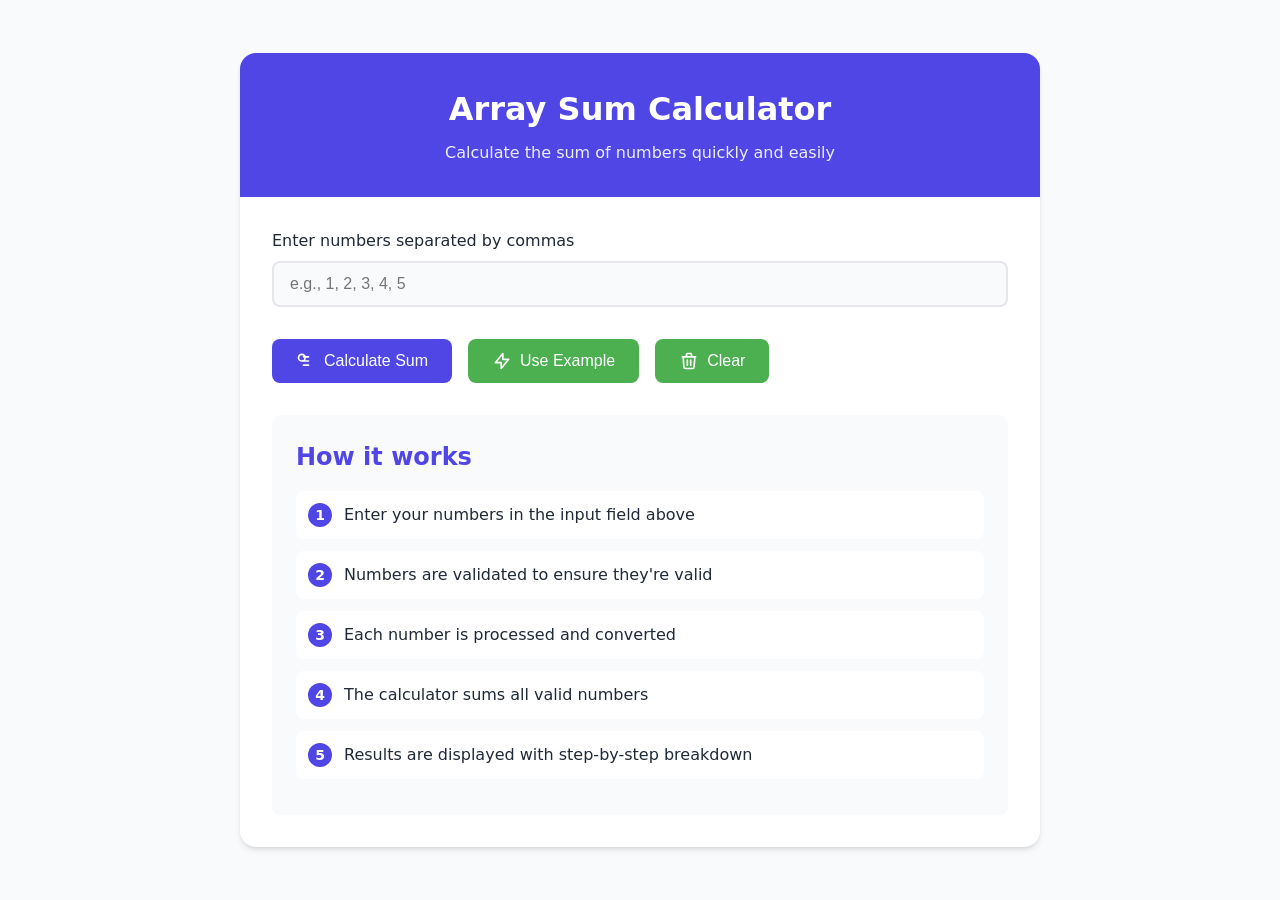
<file: index.html>
<!DOCTYPE html>
<html lang="en">
<head>
    <meta charset="UTF-8">
    <meta name="viewport" content="width=device-width, initial-scale=1.0">
    <title>Array Sum Calculator</title>
    <link href="https://cdnjs.cloudflare.com/ajax/libs/animate.css/4.1.1/animate.min.css" rel="stylesheet">
    <style>
        :root {
            --primary: #4f46e5;
            --primary-dark: #4338ca;
            --secondary: #4CAF50;
            --success: #059669;
            --error: #dc2626;
            --background: #f9fafb;
            --card: #ffffff;
            --text: #1f2937;
            --border: #e5e7eb;
        }

        * {
            margin: 0;
            padding: 0;
            box-sizing: border-box;
        }

        body {
            font-family: system-ui, -apple-system, BlinkMacSystemFont, 'Segoe UI', Roboto, sans-serif;
            background-color: var(--background);
            color: var(--text);
            line-height: 1.5;
            min-height: 100vh;
            display: flex;
            justify-content: center;
            align-items: center;
            padding: 2rem;
        }

        .calculator-container {
            width: 100%;
            max-width: 800px;
            background: var(--card);
            border-radius: 1rem;
            box-shadow: 0 4px 6px -1px rgb(0 0 0 / 0.1), 0 2px 4px -2px rgb(0 0 0 / 0.1);
            overflow: hidden;
        }

        .calculator-header {
            background: var(--primary);
            color: white;
            padding: 2rem;
            text-align: center;
        }

        .calculator-header h1 {
            font-size: 2rem;
            margin-bottom: 0.5rem;
            font-weight: 700;
        }

        .calculator-header p {
            opacity: 0.9;
        }

        .calculator-content {
            padding: 2rem;
        }

        .input-group {
            margin-bottom: 2rem;
        }

        .input-label {
            display: block;
            font-weight: 500;
            margin-bottom: 0.5rem;
            color: var(--text);
        }

        .input-field {
            width: 100%;
            padding: 0.75rem 1rem;
            border: 2px solid var(--border);
            border-radius: 0.5rem;
            font-size: 1rem;
            transition: all 0.3s ease;
            background: var(--background);
        }

        .input-field:focus {
            outline: none;
            border-color: var(--primary);
            box-shadow: 0 0 0 3px rgba(79, 70, 229, 0.1);
        }

        .button-group {
            display: flex;
            gap: 1rem;
            margin-bottom: 2rem;
            flex-wrap: wrap;
        }

        .btn {
            padding: 0.75rem 1.5rem;
            border: none;
            border-radius: 0.5rem;
            font-weight: 500;
            cursor: pointer;
            transition: all 0.3s ease;
            font-size: 1rem;
            display: flex;
            align-items: center;
            gap: 0.5rem;
        }

        .btn svg {
            width: 1.25rem;
            height: 1.25rem;
        }

        .btn-primary {
            background: var(--primary);
            color: white;
        }

        .btn-primary:hover {
            background: var(--primary-dark);
            transform: translateY(-1px);
        }

        .btn-secondary {
            background: var(--secondary);
            color: white;
        }

        .btn-secondary:hover {
            opacity: 0.9;
            transform: translateY(-1px);
        }

        .result {
            padding: 1.5rem;
            border-radius: 0.5rem;
            margin-bottom: 2rem;
            display: none;
            animation: fadeIn 0.5s ease;
        }

        .result.success {
            background: rgba(5, 150, 105, 0.1);
            border: 1px solid var(--success);
            color: var(--success);
        }

        .result.error {
            background: rgba(220, 38, 38, 0.1);
            border: 1px solid var(--error);
            color: var(--error);
        }

        .visualizer {
            background: var(--background);
            padding: 1.5rem;
            border-radius: 0.5rem;
            display: none;
            animation: fadeIn 0.5s ease;
        }

        .visualizer-step {
            padding: 0.75rem;
            border-left: 3px solid var(--primary);
            margin-bottom: 0.75rem;
            background: white;
            border-radius: 0 0.5rem 0.5rem 0;
            transition: all 0.3s ease;
        }

        .visualizer-step:hover {
            transform: translateX(5px);
        }

        .how-it-works {
            background: var(--background);
            padding: 1.5rem;
            border-radius: 0.5rem;
            margin-top: 2rem;
        }

        .how-it-works h2 {
            font-size: 1.5rem;
            margin-bottom: 1rem;
            color: var(--primary);
        }

        .step {
            display: flex;
            align-items: center;
            gap: 0.75rem;
            padding: 0.75rem;
            background: white;
            border-radius: 0.5rem;
            margin-bottom: 0.75rem;
            transition: all 0.3s ease;
        }

        .step:hover {
            transform: translateX(5px);
        }

        .step-number {
            background: var(--primary);
            color: white;
            width: 24px;
            height: 24px;
            border-radius: 50%;
            display: flex;
            align-items: center;
            justify-content: center;
            font-size: 0.875rem;
            font-weight: 600;
        }

        @keyframes fadeIn {
            from { opacity: 0; transform: translateY(-10px); }
            to { opacity: 1; transform: translateY(0); }
        }

        @media (max-width: 640px) {
            body {
                padding: 1rem;
            }

            .calculator-header {
                padding: 1.5rem;
            }

            .calculator-content {
                padding: 1.5rem;
            }

            .button-group {
                flex-direction: column;
            }

            .btn {
                width: 100%;
                justify-content: center;
            }
        }
    </style>
</head>
<body>
    <div class="calculator-container animate__animated animate__fadeIn">
        <div class="calculator-header">
            <h1>Array Sum Calculator</h1>
            <p>Calculate the sum of numbers quickly and easily</p>
        </div>

        <div class="calculator-content">
            <div class="input-group">
                <label class="input-label" for="numbers">Enter numbers separated by commas</label>
                <input type="text" 
                       id="numbers" 
                       class="input-field" 
                       placeholder="e.g., 1, 2, 3, 4, 5"
                       autocomplete="off">
            </div>

            <div class="button-group">
                <button onclick="calculateSum()" class="btn btn-primary">
                    <svg xmlns="http://www.w3.org/2000/svg" fill="none" viewBox="0 0 24 24" stroke="currentColor">
                        <path stroke-linecap="round" stroke-linejoin="round" stroke-width="2" d="M9 7h6m0 10h-6m-2-5h8m-8 0a4 4 0 110-8 4 4 0 010 8z" />
                    </svg>
                    Calculate Sum
                </button>
                <button onclick="useExample()" class="btn btn-secondary">
                    <svg xmlns="http://www.w3.org/2000/svg" fill="none" viewBox="0 0 24 24" stroke="currentColor">
                        <path stroke-linecap="round" stroke-linejoin="round" stroke-width="2" d="M13 10V3L4 14h7v7l9-11h-7z" />
                    </svg>
                    Use Example
                </button>
                <button onclick="clearInput()" class="btn btn-secondary">
                    <svg xmlns="http://www.w3.org/2000/svg" fill="none" viewBox="0 0 24 24" stroke="currentColor">
                        <path stroke-linecap="round" stroke-linejoin="round" stroke-width="2" d="M19 7l-.867 12.142A2 2 0 0116.138 21H7.862a2 2 0 01-1.995-1.858L5 7m5 4v6m4-6v6m1-10V4a1 1 0 00-1-1h-4a1 1 0 00-1 1v3M4 7h16" />
                    </svg>
                    Clear
                </button>
            </div>

            <div id="result" class="result"></div>
            <div id="visualizer" class="visualizer"></div>

            <div class="how-it-works">
                <h2>How it works</h2>
                <div class="steps">
                    <div class="step">
                        <span class="step-number">1</span>
                        <span>Enter your numbers in the input field above</span>
                    </div>
                    <div class="step">
                        <span class="step-number">2</span>
                        <span>Numbers are validated to ensure they're valid</span>
                    </div>
                    <div class="step">
                        <span class="step-number">3</span>
                        <span>Each number is processed and converted</span>
                    </div>
                    <div class="step">
                        <span class="step-number">4</span>
                        <span>The calculator sums all valid numbers</span>
                    </div>
                    <div class="step">
                        <span class="step-number">5</span>
                        <span>Results are displayed with step-by-step breakdown</span>
                    </div>
                </div>
            </div>
        </div>
    </div>

    <script>function calculateSum() {
        const input = document.getElementById('numbers').value.trim();
        const result = document.getElementById('result');
        const visualizer = document.getElementById('visualizer');
        
        // Reset displays
        result.style.display = 'none';
        visualizer.style.display = 'none';
        
        // Check if input is empty
        if (!input) {
            showError('Please enter some numbers');
            return;
        }
    
        // Split input into array
        const numbers = input.split(',');
        
        // Validate and convert input
        const validNumbers = [];
        const invalidInputs = [];
        
        numbers.forEach((num, index) => {
            const trimmedNum = num.trim();
            if (isValidNumber(trimmedNum)) {
                validNumbers.push(parseFloat(trimmedNum));
            } else {
                invalidInputs.push(`${trimmedNum} (at position ${index + 1})`);
            }
        });
    
        // Handle invalid inputs
        if (invalidInputs.length > 0) {
            showError(`Invalid input(s) detected: ${invalidInputs.join(', ')}`);
            return;
        }
    
        // Calculate sum
        let sum = 0;
        let steps = [];
        
        validNumbers.forEach((num, index) => {
            sum += num;
            steps.push(`
                <div class="visualizer-step animate__animated animate__fadeInLeft" style="animation-delay: ${index * 0.1}s">
                    Step ${index + 1}: ${sum - num} + ${num} = ${sum}
                </div>
            `);
        });
    
        // Show result
        result.innerHTML = `Final Sum: ${sum}`;
        result.className = 'result success animate__animated animate__fadeIn';
        result.style.display = 'block';
    
        // Show visualization
        visualizer.innerHTML = steps.join('');
        visualizer.style.display = 'block';
    }
    
    function isValidNumber(str) {
        if (str === '') return false;
        const num = parseFloat(str);
        return !isNaN(num) && isFinite(num);
    }
    
    function showError(message) {
        const result = document.getElementById('result');
        result.innerHTML = `
            <svg xmlns="http://www.w3.org/2000/svg" class="w-6 h-6 inline-block mr-2" fill="none" viewBox="0 0 24 24" stroke="currentColor">
                <path stroke-linecap="round" stroke-linejoin="round" stroke-width="2" d="M12 8v4m0 4h.01M21 12a9 9 0 11-18 0 9 9 0 0118 0z" />
            </svg>
            ${message}
        `;
        result.className = 'result error animate__animated animate__shakeX';
        result.style.display = 'block';
    }
    
    function useExample() {
    // Generate an array of 5 random numbers between 1 and 100
    const randomNumbers = Array.from({ length: 5 }, () => Math.floor(Math.random() * 1000) + 1);
    
    // Join the numbers into a string separated by commas
    document.getElementById('numbers').value = randomNumbers.join(', ');
    
    // Call the calculateSum function
    calculateSum();
    }
    
    function clearInput() {
        document.getElementById('numbers').value = '';
        document.getElementById('result').style.display = 'none';
        document.getElementById('visualizer').style.display = 'none';
    }</script> 
   
</body>
</html>
</file>
